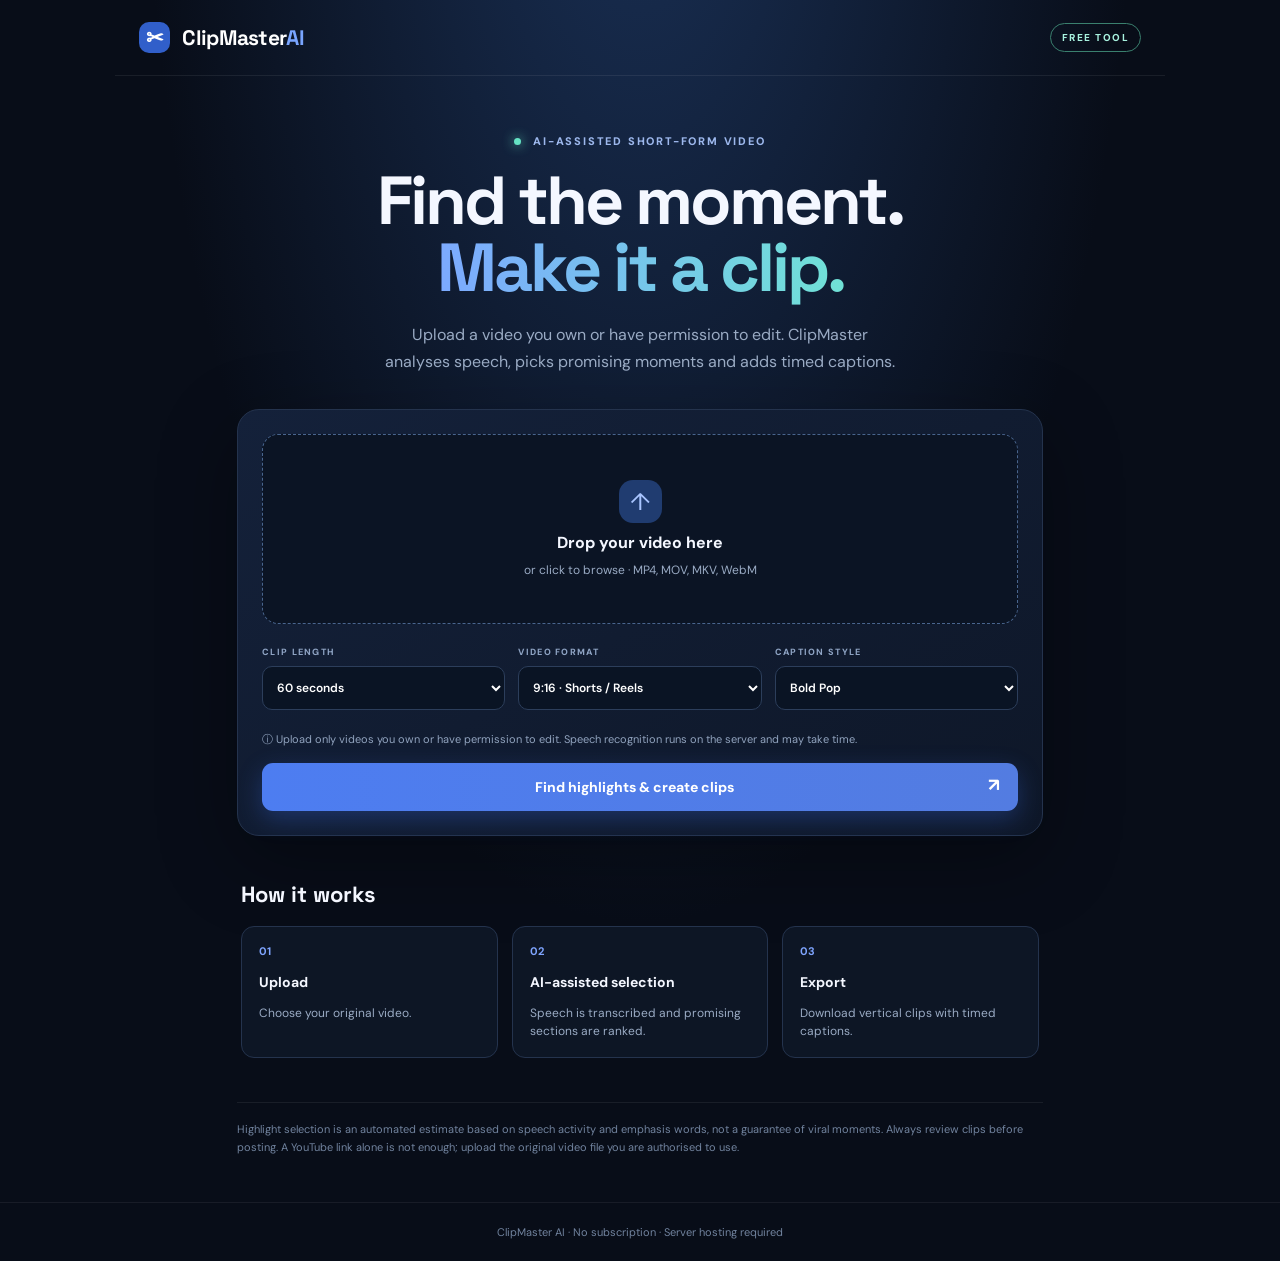
<file: templates/index.html>
<!doctype html><html lang="en"><head><meta charset="utf-8"><meta name="viewport" content="width=device-width,initial-scale=1">
<title>ClipMaster AI — Smart Video Clipper</title>
<link rel="preconnect" href="https://fonts.googleapis.com"><link href="https://fonts.googleapis.com/css2?family=DM+Sans:wght@400;500;600;700;800&family=Space+Grotesk:wght@500;600;700&display=swap" rel="stylesheet"><link rel="stylesheet" href="/static/style.css"></head>
<body><header class="top"><a class="brand" href="#"><span class="brandmark">✂</span> ClipMaster<span>AI</span></a><span class="free">FREE TOOL</span></header>
<main><section class="hero"><div class="eyebrow"><span class="dot"></span> AI-ASSISTED SHORT-FORM VIDEO</div><h1>Find the moment.<br><em>Make it a clip.</em></h1><p class="sub">Upload a video you own or have permission to edit. ClipMaster analyses speech, picks promising moments and adds timed captions.</p></section>
<section class="panel"><form id="form"><label class="upload" for="video"><span class="uploadicon">↑</span><strong id="filetitle">Drop your video here</strong><span id="filesub">or click to browse · MP4, MOV, MKV, WebM</span><input id="video" name="video" type="file" accept="video/mp4,video/quicktime,video/x-matroska,video/webm,.m4v" required></label>
<div class="settings"><div><label for="length">CLIP LENGTH</label><select id="length" name="clip_length"><option value="60" selected>60 seconds</option><option value="45">45 seconds</option><option value="30">30 seconds</option><option value="15">15 seconds</option></select></div><div><label for="aspect">VIDEO FORMAT</label><select id="aspect" name="aspect"><option value="9:16" selected>9:16 · Shorts / Reels</option><option value="1:1">1:1 · Square</option><option value="16:9">16:9 · Landscape</option></select></div><div><label for="style">CAPTION STYLE</label><select id="style" name="caption_style"><option value="bold">Bold Pop</option><option value="clean">Clean Minimal</option><option value="classic">Classic</option><option value="karaoke">Karaoke Color</option></select></div></div>
<div class="privacy">ⓘ Upload only videos you own or have permission to edit. Speech recognition runs on the server and may take time.</div><button id="submit" type="submit">Find highlights & create clips <span>↗</span></button></form>
<div id="status" class="status" hidden></div><div id="results" class="results" hidden><h2>Your highlight clips</h2><div id="cliplist"></div></div></section>
<section class="how"><h2>How it works</h2><div class="steps"><div><b>01</b><strong>Upload</strong><p>Choose your original video.</p></div><div><b>02</b><strong>AI-assisted selection</strong><p>Speech is transcribed and promising sections are ranked.</p></div><div><b>03</b><strong>Export</strong><p>Download vertical clips with timed captions.</p></div></div></section>
<p class="fineprint">Highlight selection is an automated estimate based on speech activity and emphasis words, not a guarantee of viral moments. Always review clips before posting. A YouTube link alone is not enough; upload the original video file you are authorised to use.</p></main><footer>ClipMaster AI · No subscription · Server hosting required</footer><script src="/static/app.js"></script></body></html>
</file>
<file: static/style.css>
:root{--bg:#080d18;--panel:#101a2c;--line:#24334d;--text:#f4f7ff;--muted:#9aabc4;--blue:#5c8dff;--cyan:#6be2dc}
*{box-sizing:border-box}body{margin:0;background:radial-gradient(ellipse at 50% -20%,#1a3157 0,transparent 55%),var(--bg);color:var(--text);font-family:"DM Sans",sans-serif;min-height:100vh}.top{height:76px;max-width:1050px;margin:auto;padding:0 24px;display:flex;align-items:center;justify-content:space-between;border-bottom:1px solid #ffffff12}.brand{font:700 21px "Space Grotesk";color:white;text-decoration:none;letter-spacing:-.7px}.brand span:last-child{color:#79a5ff}.brandmark{display:inline-grid;place-items:center;background:#315fca;border-radius:10px;width:31px;height:31px;margin-right:8px}.free{font-size:10px;font-weight:800;letter-spacing:1.5px;color:#a8f2df;border:1px solid #3a806e;border-radius:30px;padding:7px 11px}main{max-width:850px;margin:auto;padding:58px 22px 35px}.hero{text-align:center;margin-bottom:34px}.eyebrow{font-size:11px;letter-spacing:1.8px;font-weight:800;color:#9db8ed}.dot{display:inline-block;width:7px;height:7px;background:#65e3c4;border-radius:50%;margin-right:7px;box-shadow:0 0 12px #65e3c4}h1{font:700 clamp(43px,8vw,68px)/.99 "Space Grotesk";letter-spacing:-3px;margin:19px 0}h1 em{font-style:normal;background:linear-gradient(90deg,#7ca9ff,#70e2d6);color:transparent;background-clip:text}.sub{color:var(--muted);max-width:520px;line-height:1.7;margin:0 auto}.panel{background:linear-gradient(150deg,#14213a,#0e1728);border:1px solid var(--line);border-radius:22px;padding:24px;box-shadow:0 24px 80px #0005}.upload{min-height:190px;border:1.5px dashed #49658e;border-radius:16px;display:flex;align-items:center;justify-content:center;flex-direction:column;gap:9px;background:#0b1424;cursor:pointer;text-align:center;padding:20px}.upload:hover{border-color:#83aaff;background:#101e35}.uploadicon{width:43px;height:43px;border-radius:14px;background:#203c70;color:#a9c5ff;display:grid;place-items:center;font-size:24px}.upload strong{font-size:16px}.upload span:last-of-type{font-size:12px;color:var(--muted)}input[type=file]{display:none}.settings{display:grid;grid-template-columns:repeat(3,1fr);gap:13px;margin:22px 0}.settings label{display:block;font-size:9px;letter-spacing:1.3px;color:#8fa4c4;font-weight:800;margin:0 0 8px}.settings select{width:100%;background:#0a1424;border:1px solid #2c3e5b;color:white;padding:12px 10px;border-radius:10px;font:600 12px "DM Sans";outline:none}.privacy{font-size:11px;color:#91a3be;margin:4px 0 16px}button{border:0;width:100%;padding:15px 18px;border-radius:11px;background:linear-gradient(90deg,#4d7df1,#537ce1);color:white;font:800 14px "DM Sans";cursor:pointer;box-shadow:0 8px 25px #3765d955}button:hover{filter:brightness(1.1)}button:disabled{opacity:.6;cursor:wait}button span{float:right;font-size:18px;line-height:14px}.status{margin-top:17px;padding:13px;border-radius:10px;background:#152a42;color:#c6d8f5;font-size:13px;line-height:1.5}.results{margin-top:22px}.results h2,.how h2{font:700 22px "Space Grotesk"}.clip{display:flex;align-items:center;justify-content:space-between;gap:12px;background:#0a1424;border:1px solid #293c59;padding:13px;border-radius:10px;margin:9px 0;font-size:13px}.clip a{color:#a9c4ff;text-decoration:none;font-weight:800}.how{margin:44px 4px}.steps{display:grid;grid-template-columns:repeat(3,1fr);gap:14px}.steps>div{padding:17px;border:1px solid #24334d;border-radius:13px;background:#0d1625}.steps b{display:block;color:#7fa5ff;font-size:11px;margin-bottom:13px}.steps strong{font-size:14px}.steps p{font-size:12px;color:var(--muted);line-height:1.5;margin-bottom:0}.fineprint{font-size:11px;line-height:1.6;color:#71839e;border-top:1px solid #ffffff12;padding-top:18px}footer{text-align:center;color:#71839e;font-size:11px;padding:22px;border-top:1px solid #ffffff10}@media(max-width:600px){main{padding:40px 14px 25px}.panel{padding:15px}.settings{grid-template-columns:1fr;gap:12px}.steps{grid-template-columns:1fr}h1{letter-spacing:-2px}.upload{min-height:165px}}
</file>
